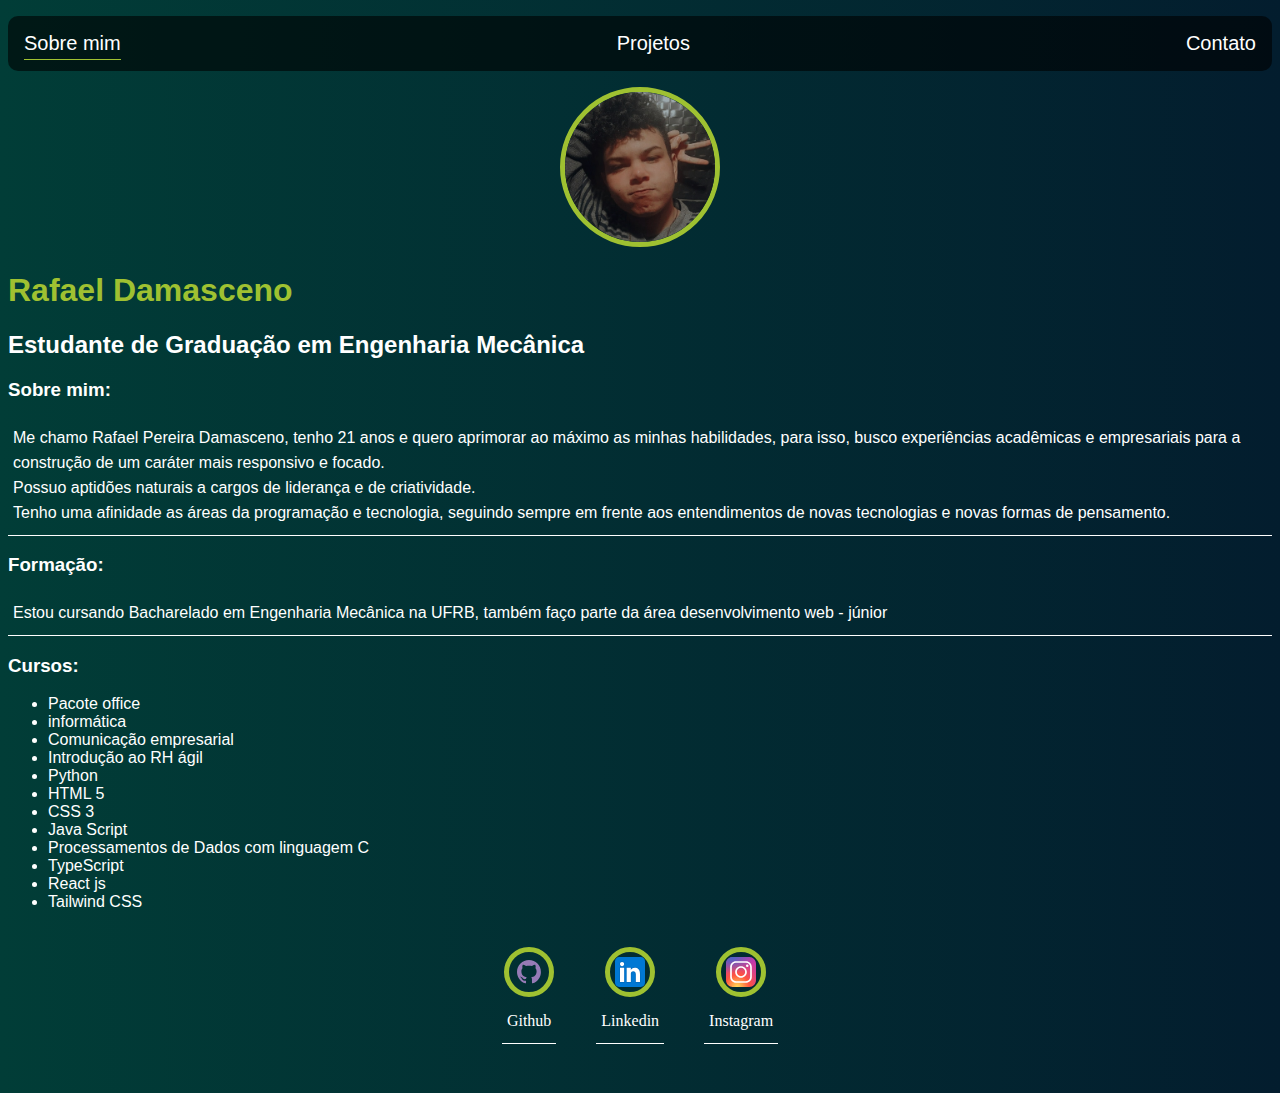
<file: index.html>
<!DOCTYPE html>
<html lang="pt">
<head>
    <meta charset="UTF-8">
    <meta http-equiv="X-UA-Compatible" content="IE=edge">
    <meta name="viewport" content="width=device-width, initial-scale=1.0">
    <title>Rafael Damasceno</title>
    <link rel="stylesheet" href="style.css">
</head>
<body>
    <nav>
        <ul class="lista">
            <li class="active"><a href="index.html">Sobre mim</a></li>
            <li><a href="projetos.html">Projetos</a></li>
            <li><a href="contato.html">Contato</a></li>
        </ul>
        </nav>
    <header>
        <div class="campo">
            <img src="img/rafa.jpeg" alt="Imagem de Rafael fundo preto"></div>
            <h1>Rafael Damasceno</h1>
            <h2>Estudante de Graduação em Engenharia Mecânica</h2>
    </header>
    <main>
        <section>
        <h3> Sobre mim:</h3>
                    <p>Me chamo Rafael Pereira Damasceno, tenho 21 anos e quero aprimorar ao máximo as minhas habilidades, para isso, busco experiências acadêmicas e empresariais para a construção de um caráter mais responsivo e focado. <br>
                    Possuo aptidões naturais a cargos de liderança e de criatividade.<br>
                    Tenho uma afinidade as áreas da programação e tecnologia, seguindo sempre em frente aos entendimentos de novas tecnologias e novas formas de pensamento. 
                    </p>
        <h3>Formação:</h3>
                    <p>
                        Estou cursando Bacharelado em Engenharia Mecânica na UFRB, também faço parte da área desenvolvimento web - júnior
                    </p>
        <h3>Cursos:</h3>
                    
                        <ul>
                            <li>Pacote office</li>
                            <li>informática</li>
                            <li>Comunicação empresarial </li>
                            <li>Introdução ao RH ágil</li>
                            <li>Python</li>
                            <li>HTML 5</li>
                            <li>CSS 3 </li>
                            <li>Java Script </li>
                            <li>Processamentos de Dados com linguagem C </li>
                            <li>TypeScript</li>
                            <li>React js</li>
                            <li>Tailwind CSS</li>
                            
                        </ul>
                    
            </section>
    </main>
    <footer>
        <a href="https://github.com/Rafael-Damasceno" target="black">
            <img src="img/github.svg" alt="logo Github">
            <p>Github</p>
        </a>
        <a href="https://www.linkedin.com/in/rafael-damasceno-70959b238/" target="black">
            <img src="img/linkedin.svg" alt="logo linkedin">
            <p>Linkedin</p>
        </a>
        <a href="https://www.instagram.com/oh_binho/" target="black">
            <img src="img/icons8-instagram.svg" alt="logo instagram">
            <p>Instagram</p>
        </a>
    </footer>
</body>
</html>
</file>
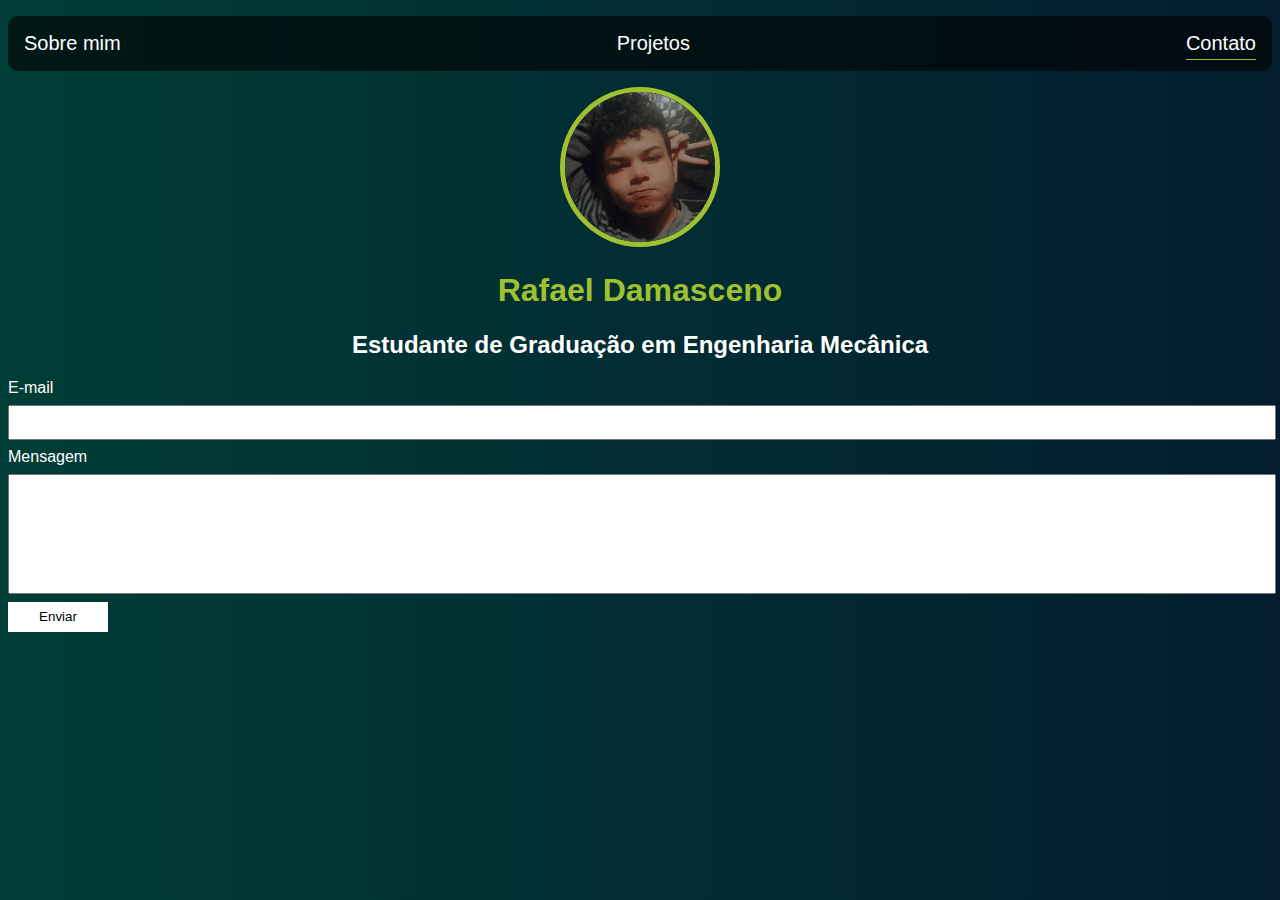
<file: contato.html>
<!DOCTYPE html>
<html lang="en">
<head>
    <meta charset="UTF-8">
    <meta http-equiv="X-UA-Compatible" content="IE=edge">
    <meta name="viewport" content="width=device-width, initial-scale=1.0">
    <title>Rafael Damasceno</title>
    <link rel="stylesheet" href="style.css">
</head>
<body>
    <div class="conteiner">
        <nav>
            <ul class="lista">
                <li><a href="index.html">Sobre mim</a></li>
                <li><a href="projetos.html">Projetos</a></li>
                <li class="active"><a href="contato.html">Contato</a></li>
            </ul>
            </nav>
        <header class="campo">
            <div >
                <img src="img/rafa.jpeg" alt="Imagem rafael"></div>
                <h1>Rafael Damasceno</h1>
                <h2>Estudante de Graduação em Engenharia Mecânica</h2>
        </header>
        <form class="contact-form" action="https://formsubmit.co/0a280573157c63cafdda6ef401595a6c" method="POST">
                <label for="email">E-mail</label>
                <input type="email" name="email" id="email" required >
                <label for="message">Mensagem</label>
                <input type="text" name="message" id="message" required >
                <input type="hidden" name="_next" value="https://rafael-damasceno.github.io/Portf-lio/thanks.html">
                <button type="submit">Enviar</button>
        </form>
    </div>
</body>
</html>
</file>
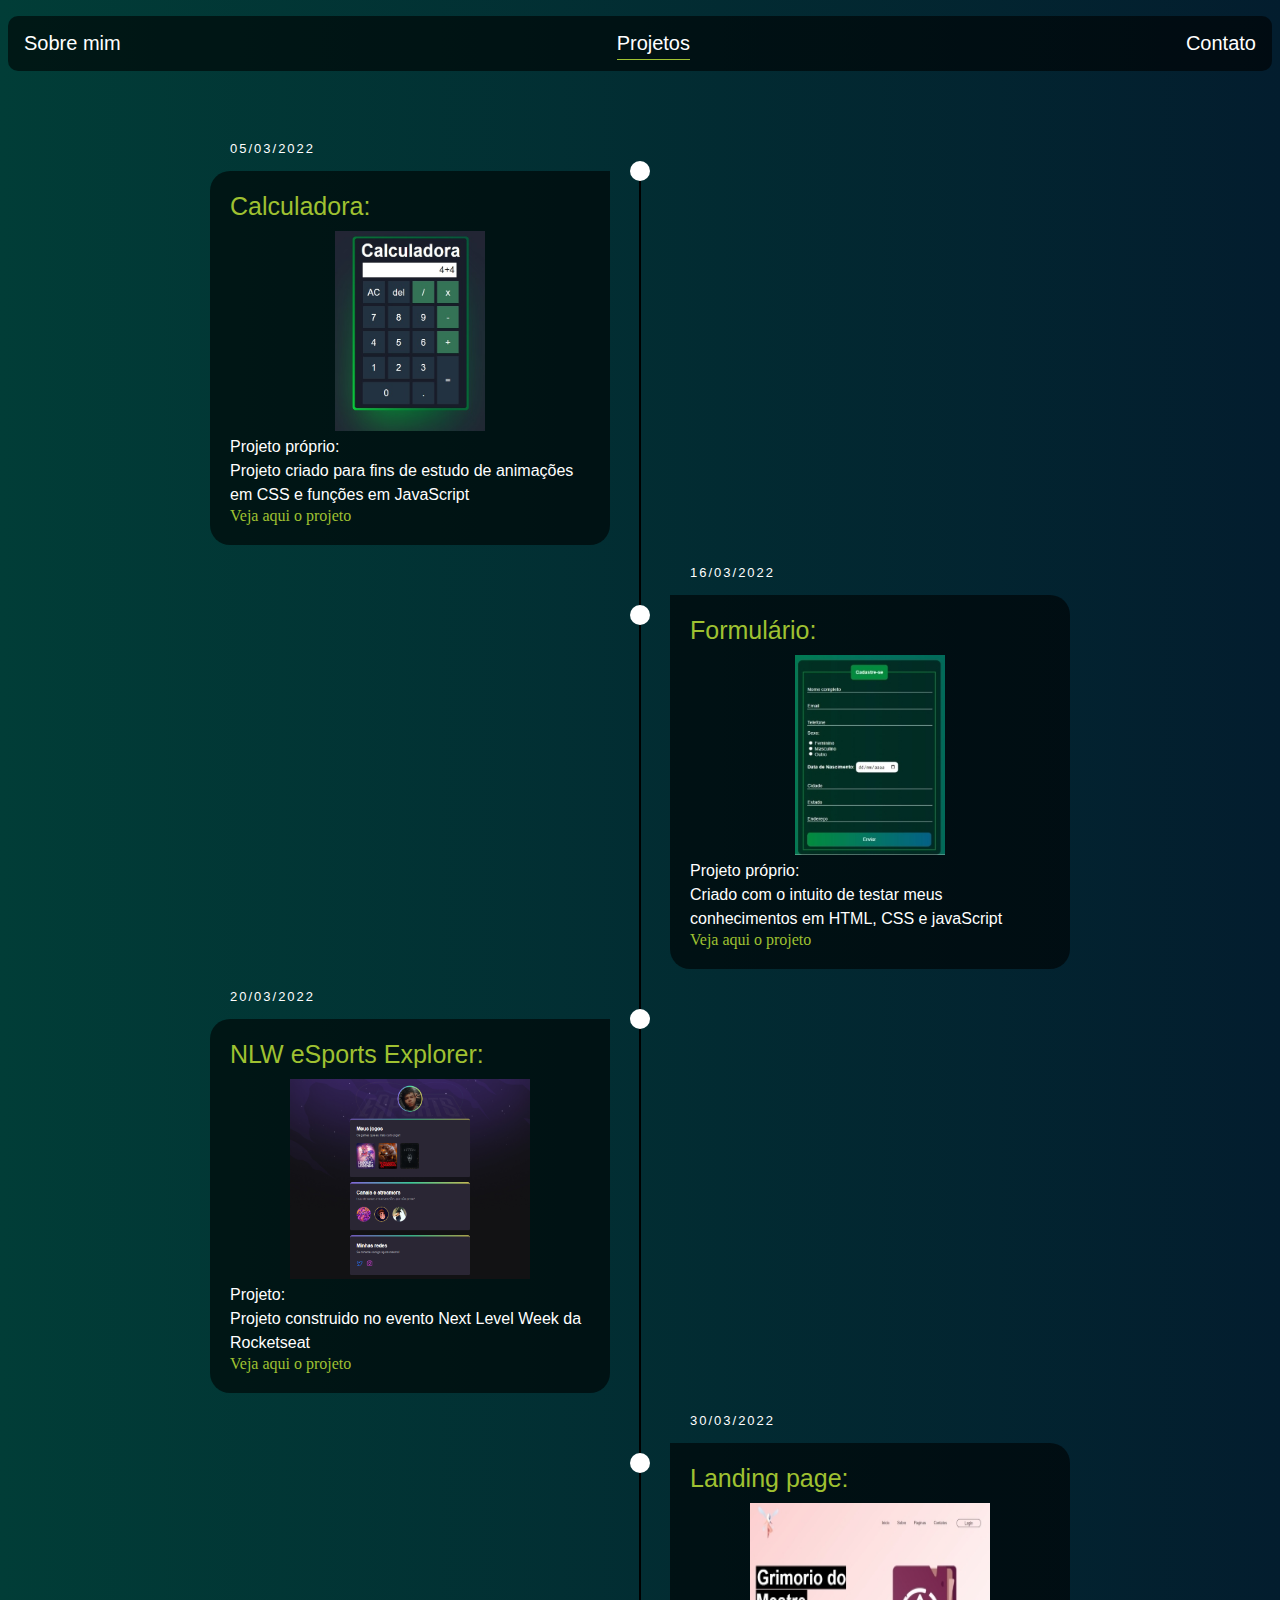
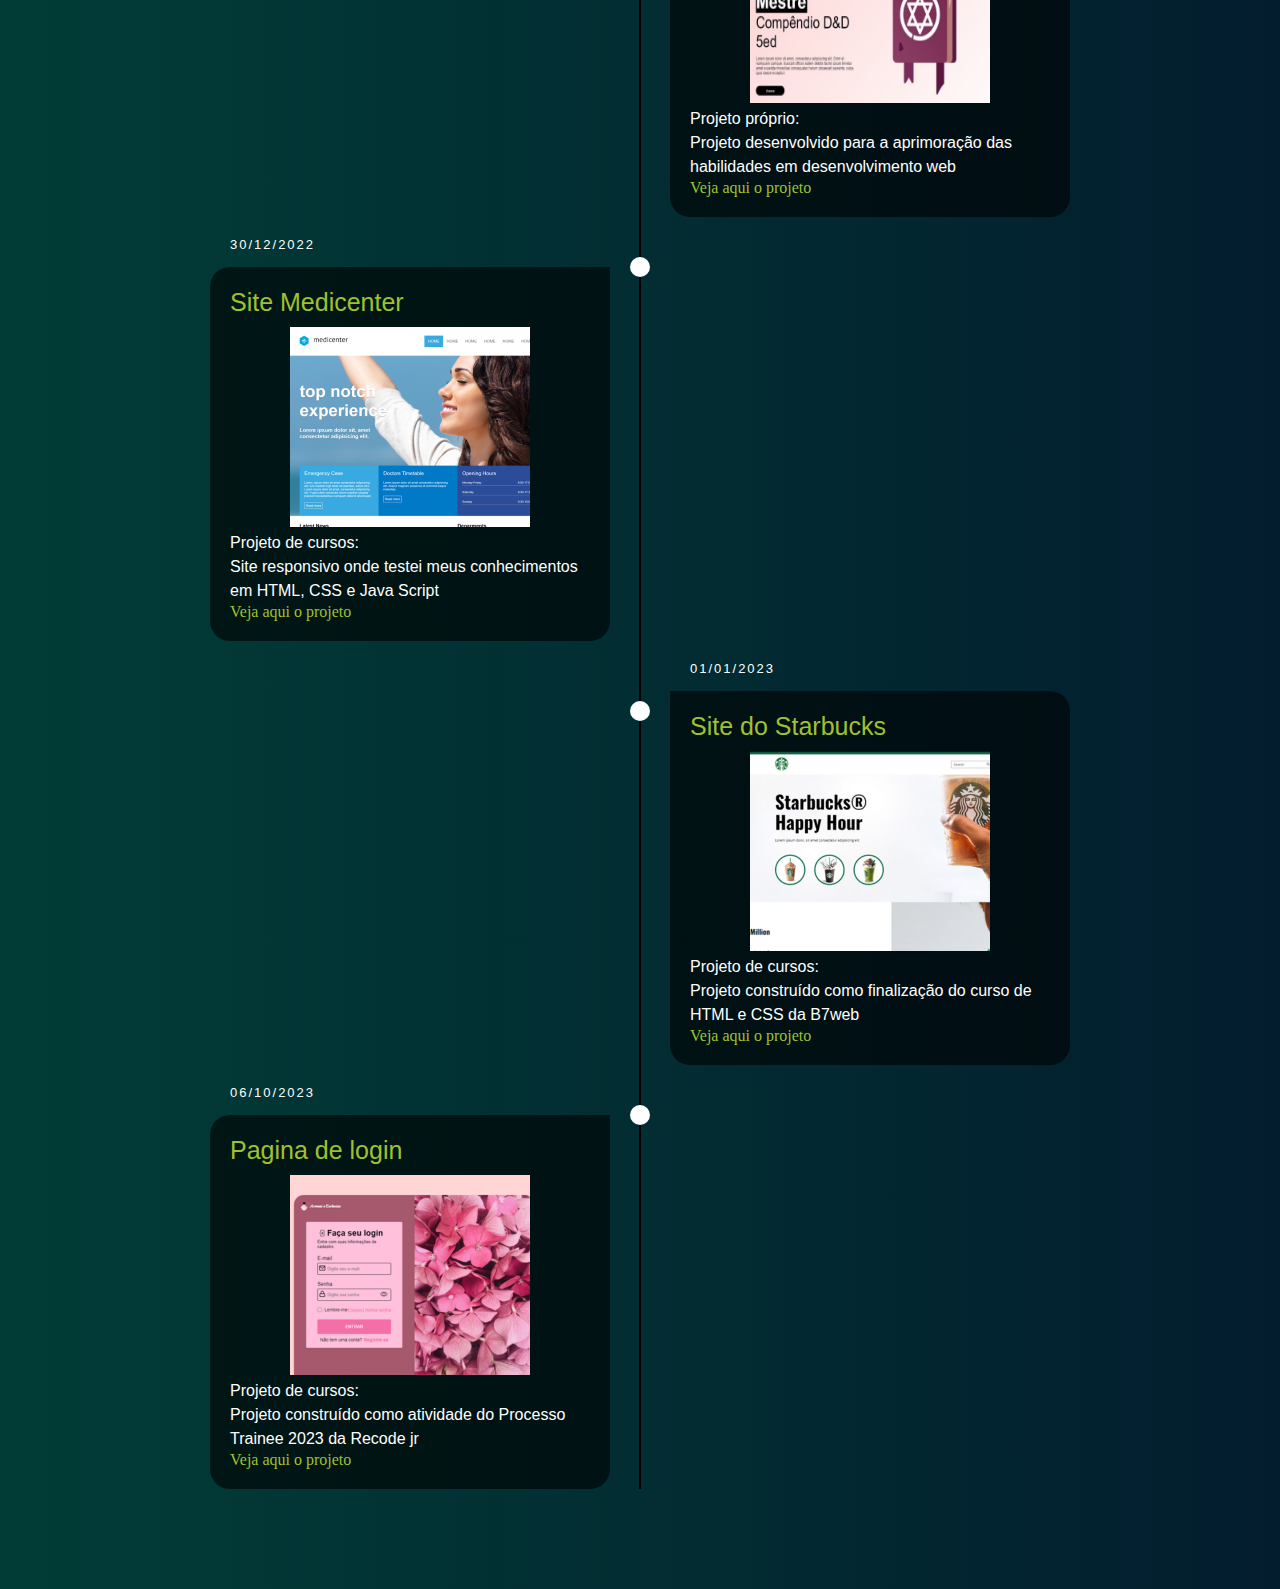
<file: projetos.html>
<!DOCTYPE html>
<html lang="pt">
<head>
    <meta charset="UTF-8">
    <meta http-equiv="X-UA-Compatible" content="IE=edge">
    <meta name="viewport" content="width=device-width, initial-scale=1.0">
    <title>Rafael Damasceno</title>
    <link rel="stylesheet" href="projeto.css">
</head>
<body>
    <nav>
        <ul class="lista">
            <li><a href="index.html">Sobre mim</a></li>
            <li class="active"><a href="projetos.html">Projetos</a></li>
            <li><a href="contato.html">Contato</a></li>
        </ul>
        </nav>
        <main>
    <div class="conteiner">
        <div class="timeline">
        <ul>
            <li>
                <div class="conteudo">
                    <h2 class="date">05/03/2022</h2>
                    <h1>Calculadora:</h1>
                    <div class="campo">
                    <img src="img/calculadora.jpeg" alt="calculadora"></div>
                    <p>
                        Projeto próprio:<br>
                        Projeto criado para fins de estudo de animações em CSS e funções em JavaScript
                       </p> 
                       <a class="linkp" href="https://rafael-damasceno.github.io/Calculadora/" target="black" >Veja aqui o projeto</a> 
                </div>
            </li>
            <li>
                <div class="conteudo">
                    <h2 class="date">16/03/2022
                    <h1>Formulário:</h1>
                    <div class="campo">
                        <img src="img/formulario.jpeg" alt="formulario">
                    </div>
                    <p>
                        Projeto próprio: <br>
                        Criado com o intuito de testar meus conhecimentos em HTML, CSS e javaScript
                    </p>
                        <a class="linkp" href="https://rafael-damasceno.github.io/Formulario/" target="black">Veja aqui o projeto</a>
                </div>
            </li>
            <li>
                <div class="conteudo">
                    <h2 class="date">20/03/2022
                    <h1>NLW eSports Explorer:</h1>
                    <div class="campo">
                        <img src="img/Preview.png" alt="Imagem do site" id="img2">
                    </div>
                    <p>
                        Projeto:<br>
                        Projeto construido no evento Next Level Week da Rocketseat
                    </p>
                    <a class="linkp" href="https://rafael-damasceno.github.io/NLW-eSports-Explorer/" target="black">Veja aqui o projeto</a>
                </div>
            </li>
            <li>
                <div class="conteudo">
                    <h2 class="date">30/03/2022
                    <h1>Landing page:</h1>
                    <div class="campo">
                        <img src="img/landing page.jpeg" alt="imagem da landing page" id="img2">
                    </div>
                    <p>
                        Projeto próprio: <br>
                        Projeto desenvolvido para a aprimoração das habilidades em desenvolvimento web
                    </p>
                    <a class="linkp" href="https://rafael-damasceno.github.io/Landing-page/" target="black">Veja aqui o projeto</a>
                </div>
            </li>

            <li>
                <div class="conteudo">
                    <h2 class="date">30/12/2022
                    <h1>Site Medicenter</h1>
                    <div class="campo">
                        <img src="img/Medicenter.png" alt="imagem do site" id="img2">
                    </div>
                    <p>
                        Projeto de cursos: <br>
                        Site responsivo onde testei meus conhecimentos em HTML, CSS e Java Script
                    </p>
                    <a class="linkp" href="https://rafael-damasceno.github.io/Medicenter/" target="black">Veja aqui o projeto</a>
                </div>
            </li>

            <li>
                <div class="conteudo">
                    <h2 class="date">01/01/2023
                    <h1>Site do Starbucks</h1>
                    <div class="campo">
                        <img src="img/Starbucks.png" alt="imagem do site" id="img2">
                    </div>
                    <p>
                        Projeto de cursos: <br>
                        Projeto construído como finalização do curso de HTML e CSS da B7web
                    </p>
                    <a class="linkp" href="https://rafael-damasceno.github.io/Starbucks/" target="black">Veja aqui o projeto</a>
                </div>
            </li>
            
            <li>
                <div class="conteudo">
                    <h2 class="date">06/10/2023
                    <h1>Pagina de login</h1>
                    <div class="campo">
                        <img src="img/Formulario.png" alt="imagem do formulario" id="img2">
                    </div>
                    <p>
                        Projeto de cursos: <br>
                        Projeto construído como atividade do Processo Trainee 2023 da Recode jr
                    </p>
                    <a class="linkp" href="https://pagina-de-login-orpin.vercel.app/" target="black">Veja aqui o projeto</a>
                </div>
            </li>

        </ul>
    </div>
    </div>
</main>
</body>
</html>
</file>
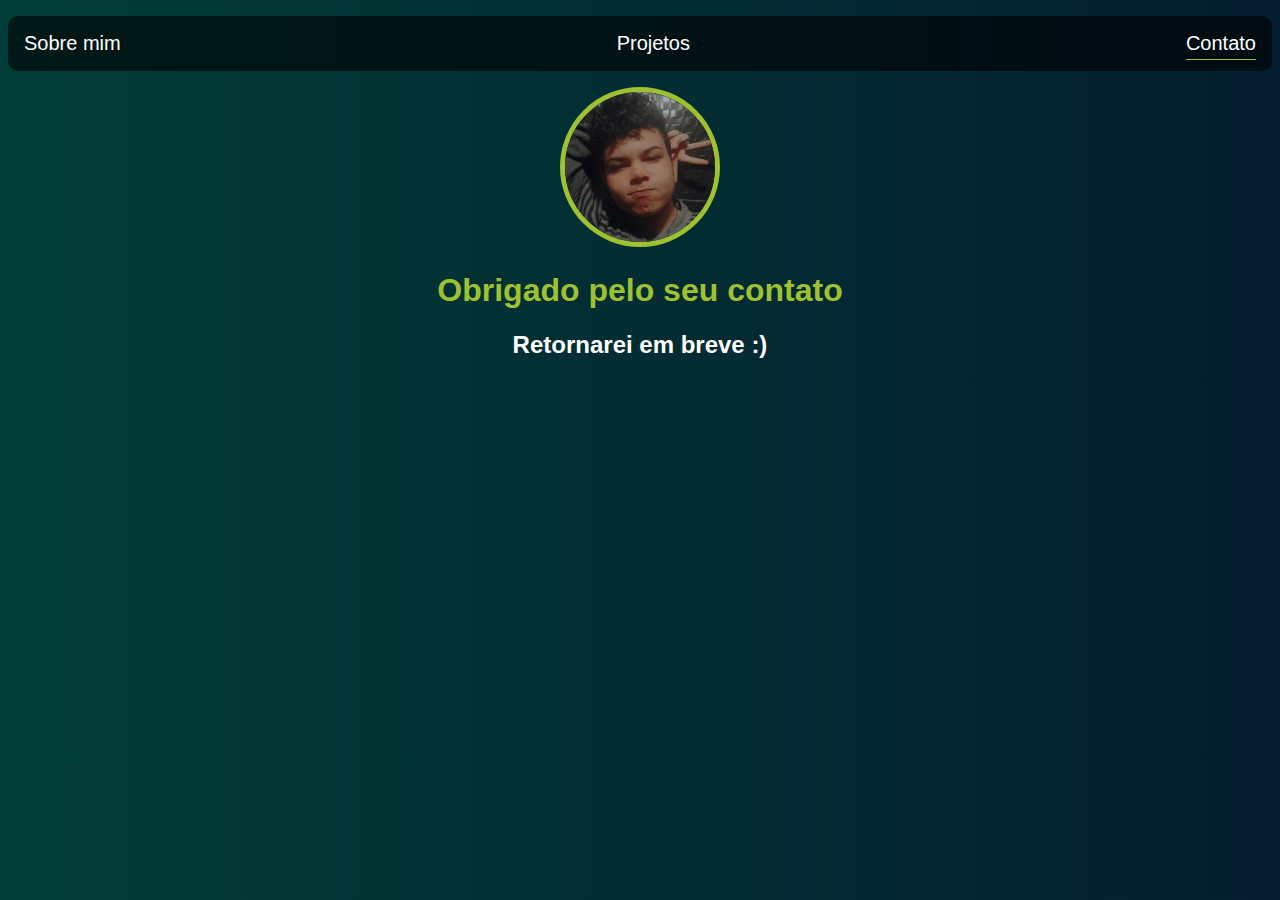
<file: thanks.html>
<!DOCTYPE html>
<html lang="en">
<head>
    <meta charset="UTF-8">
    <meta http-equiv="X-UA-Compatible" content="IE=edge">
    <meta name="viewport" content="width=device-width, initial-scale=1.0">
    <title>Rafael Damasceno</title>
    <link rel="stylesheet" href="style.css">
</head>
<body>
    <div class="conteiner">
        <nav>
            <ul class="lista">
                <li><a href="index.html">Sobre mim</a></li>
                <li><a href="projetos.html">Projetos</a></li>
                <li class="active"><a href="contato.html">Contato</a></li>
            </ul>
            </nav>
        <header class="campo">
            <div >
                <img src="img/rafa.jpeg" alt="Imagem rafael"></div>
                <h1>Obrigado pelo seu contato</h1>
                <h2>Retornarei em breve :)</h2>
        </header>
    </div>
</body>
</html>
</file>
<file: style.css>
@charset "UTF-8";

body{
    
    background-image: linear-gradient(to right, #013d37, #031d2e);
}
.lista{
    display: flex;
    justify-content: space-between;
    list-style-type: none;
    align-items: center;
    padding: 16px;
    font-family: Arial, Helvetica, sans-serif;
}
a{
    padding-bottom: 5px;
    color: white;
    text-decoration: none;
}
nav{
    background-color: rgba(0, 0, 0, 0.6);
    border-radius: 10px;
}
nav a {
    font-size: 20px;
}

nav .active a {
    border-bottom: 1px solid #9FC131;
}

nav a:hover {
    color: #9FC131;
}
header{
    position: relative;
}
img{
    width: 150px;
    height: 150px;
    border-radius: 50%;
    border: 5px solid #9FC131;
}

.campo{
    text-align: center;
}

h1{
    color: #9FC131;
    font-family: 'Segoe UI', Tahoma, Geneva, Verdana, sans-serif;
}
h2{
    color: white;
    font-family: Arial, Helvetica, sans-serif;
    
}
section{
    color: white;
    font-family: Arial, Helvetica, sans-serif;
}

footer img {
    width: 40px;
    height: 40px;
}

footer {
    display: flex;
    justify-content: center;
}

footer a {
    margin: 20px;
    text-align: center;
}

footer p {
    margin-top: 2px;
}

p{
    padding: 5px;
    border-style: solid;
    border-width: 1px;
    border-top: none;
    border-left: none;
    border-right: none;
    border-color: white;
    padding-bottom: 10px;
    line-height: 25px;
}

.contact-form input{
    width: 100%;
    padding: 8px 0px;
    margin: 8px 0px;
}

.contact-form input[type=text]{
    height: 100px;
}

button{
    background-color: white;
    border: none;
    width: 100px;
    height: 30px;
}

button:hover{
    background-color: #9FC131;
}

label{
    color: white;
    font-family: Arial, Helvetica, sans-serif;
}
</file>
<file: projeto.css>
*{
    margin: 0;
    padding: 0;
    box-sizing: border-box;
}
body{
    background-image: linear-gradient(to right, #013d37, #031d2e);
}
.lista{
    display: flex;
    justify-content: space-between;
    list-style-type: none;
    align-items: center;
    padding: 16px;
    font-family: Arial, Helvetica, sans-serif;
}
a{
    padding-bottom: 5px;
    color: white;
    text-decoration: none;
}

.linkp{
    color: #9FC131;
}

.linkp:hover{
    color: #698021;
}
nav{
    margin-top: 16px;
    margin-left: 8px;
    margin-right: 8px;
    background-color: rgba(0, 0, 0, 0.6);
    border-radius: 10px;
}
nav a {
    font-size: 20px;
}

nav .active a {
    border-bottom: 1px solid #9FC131;
}

nav a:hover {
    color: #9FC131;
}

h1{
    color: #9FC131;
    font-family: 'Segoe UI', Tahoma, Geneva, Verdana, sans-serif;
}
.campo{
    text-align: center;
    
}
#img2{
    width: 240px
}

img{
    width: 150px;
    height: 200px; 
    
}
h2{
    color: white;
    font-family: Arial, Helvetica, sans-serif;
}

p{
    color: white;
    font-family: Arial, Helvetica, sans-serif;
   
}

.conteiner{
    min-height: 100vh;
    width: 100%;
    display: flex;
    align-items: center;
    justify-content: center;
    padding: 100px;
    
}

.timeline{
    width: 88%;
    height: auto;
    max-width: 800px;
    min-width: 320px;
    margin: 0 auto;
    position: relative;
}

.timeline ul{
    list-style: none;
}

.timeline ul li{
    padding: 20px;
    background-color: rgba(0, 0, 0, 0.6);
    color: white;
    border-radius: 10px;
    margin-bottom: 20px;
}
.timeline ul li:last-child
{
    margin-bottom: 0;
}

.conteudo h1{
    font-size: 25px;
    font-weight: 500;
    line-height: 30px;
    margin-bottom: 10px
}

.conteudo .date{
    font-size: 13px;
    font-weight: 300;
    margin-bottom: 10px;
    letter-spacing: 2px;
}

.conteudo p{
    font-size: 16px;
    line-height: 1.5;
    font-weight: 300;
}

@media only screen and (min-width: 768px)
{
    .timeline::before{
        content: ' ';
        position: absolute;
        height: 100%;
        width: 2px;
        left: 50%;
        transform: translate(-50%);
        background-color: black;
    }
    .timeline ul li{
        width: 50%;
        margin-bottom: 50px;
        position: relative;
    }
    .timeline ul li:nth-child(odd) {
        float: left;
        clear: right;
        transform: translate(-30px);
        border-radius: 20px 0px 20px 20px;
    }
    .timeline ul li:nth-child(even) {
        float: right;
        clear: left;
        transform: translate(30px);
        border-radius: 0px 20px 20px 20px;
    }
    .timeline ul li::after{
        content: ' ';
        position: absolute;
        height: 20px;
        width: 20px;
        background-color: white;
        border-radius: 50%;
        top: 0;
    }
    .timeline ul li:nth-child(odd)::after{
        transform: translate(50%, -50%);
        right: -30px;
    }
    .timeline ul li:nth-child(even)::after{
        transform: translate(-50%, 50%);
        left: -30px;
    }
        .timeline ul li:hover:after{
            background-color: #9FC131;;
        }
        .conteudo .date{
            position: absolute;
            top: -30px;
        }
    }
</file>
